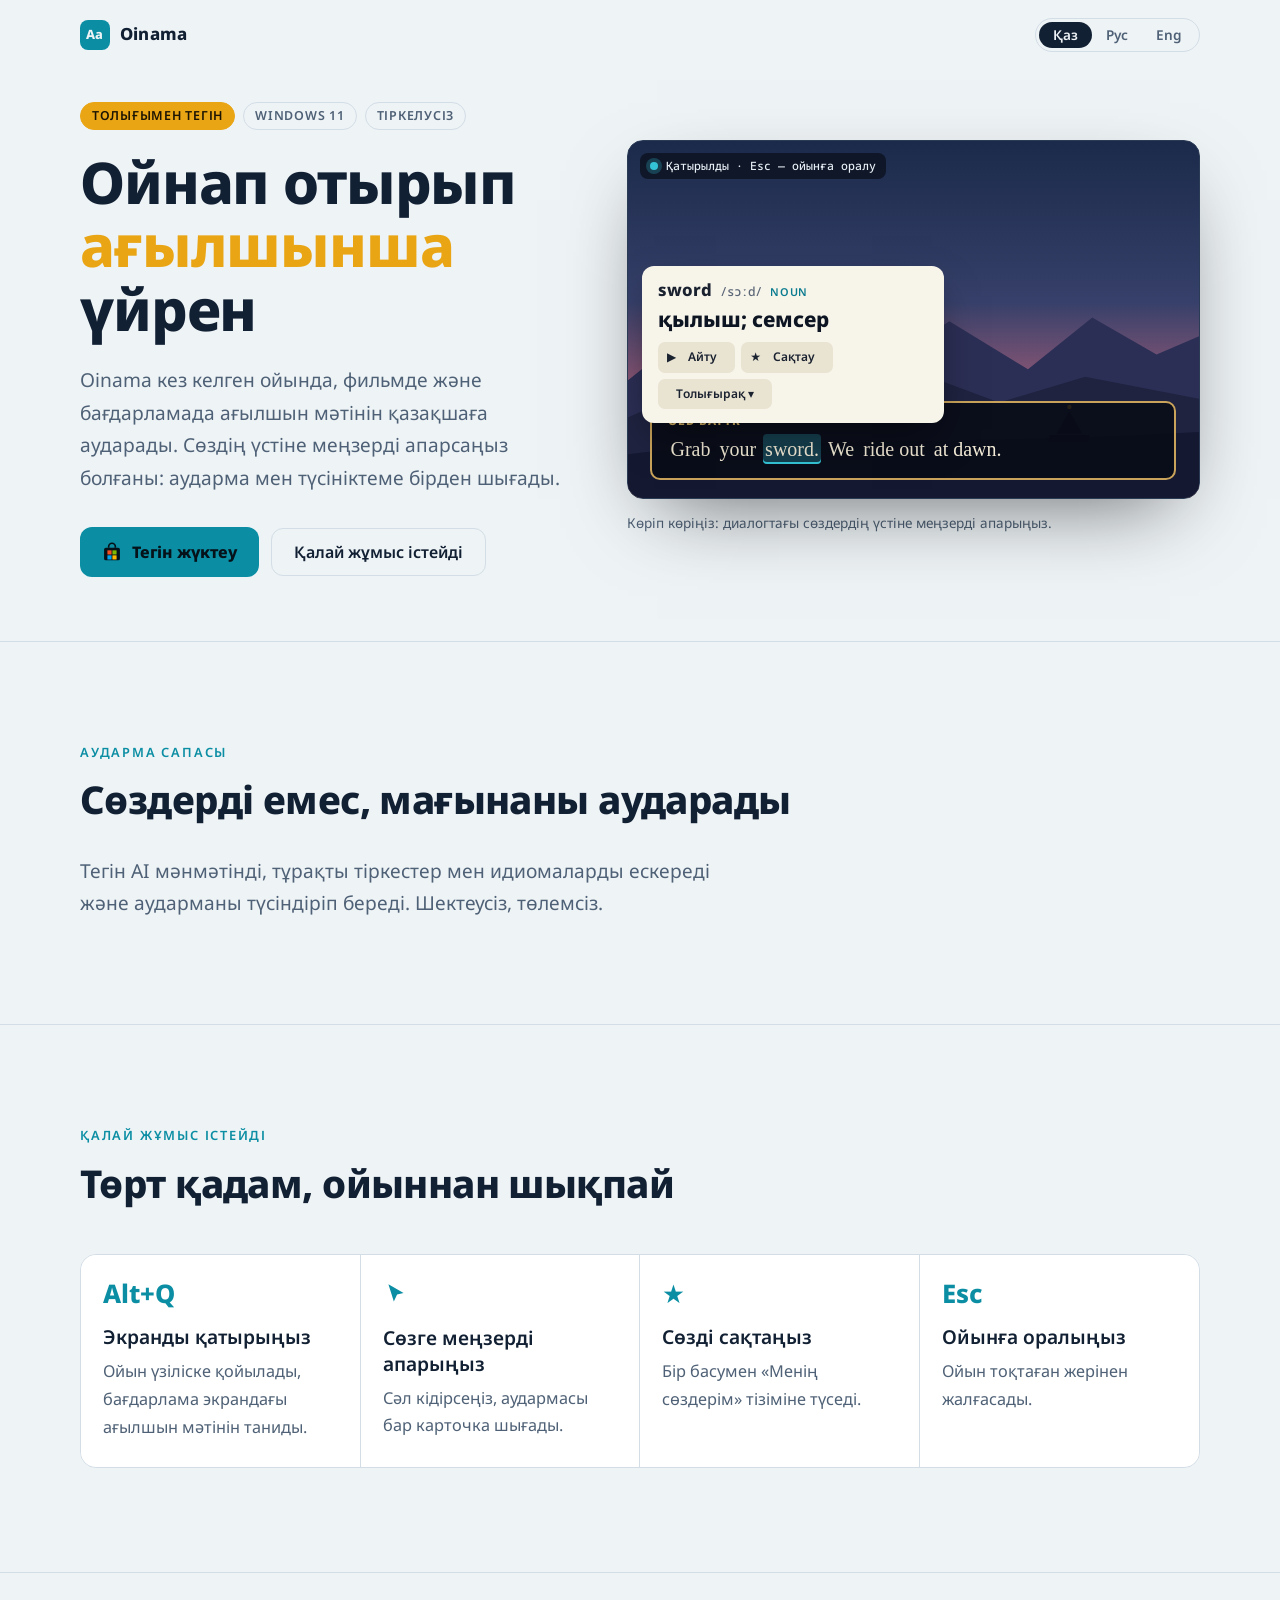
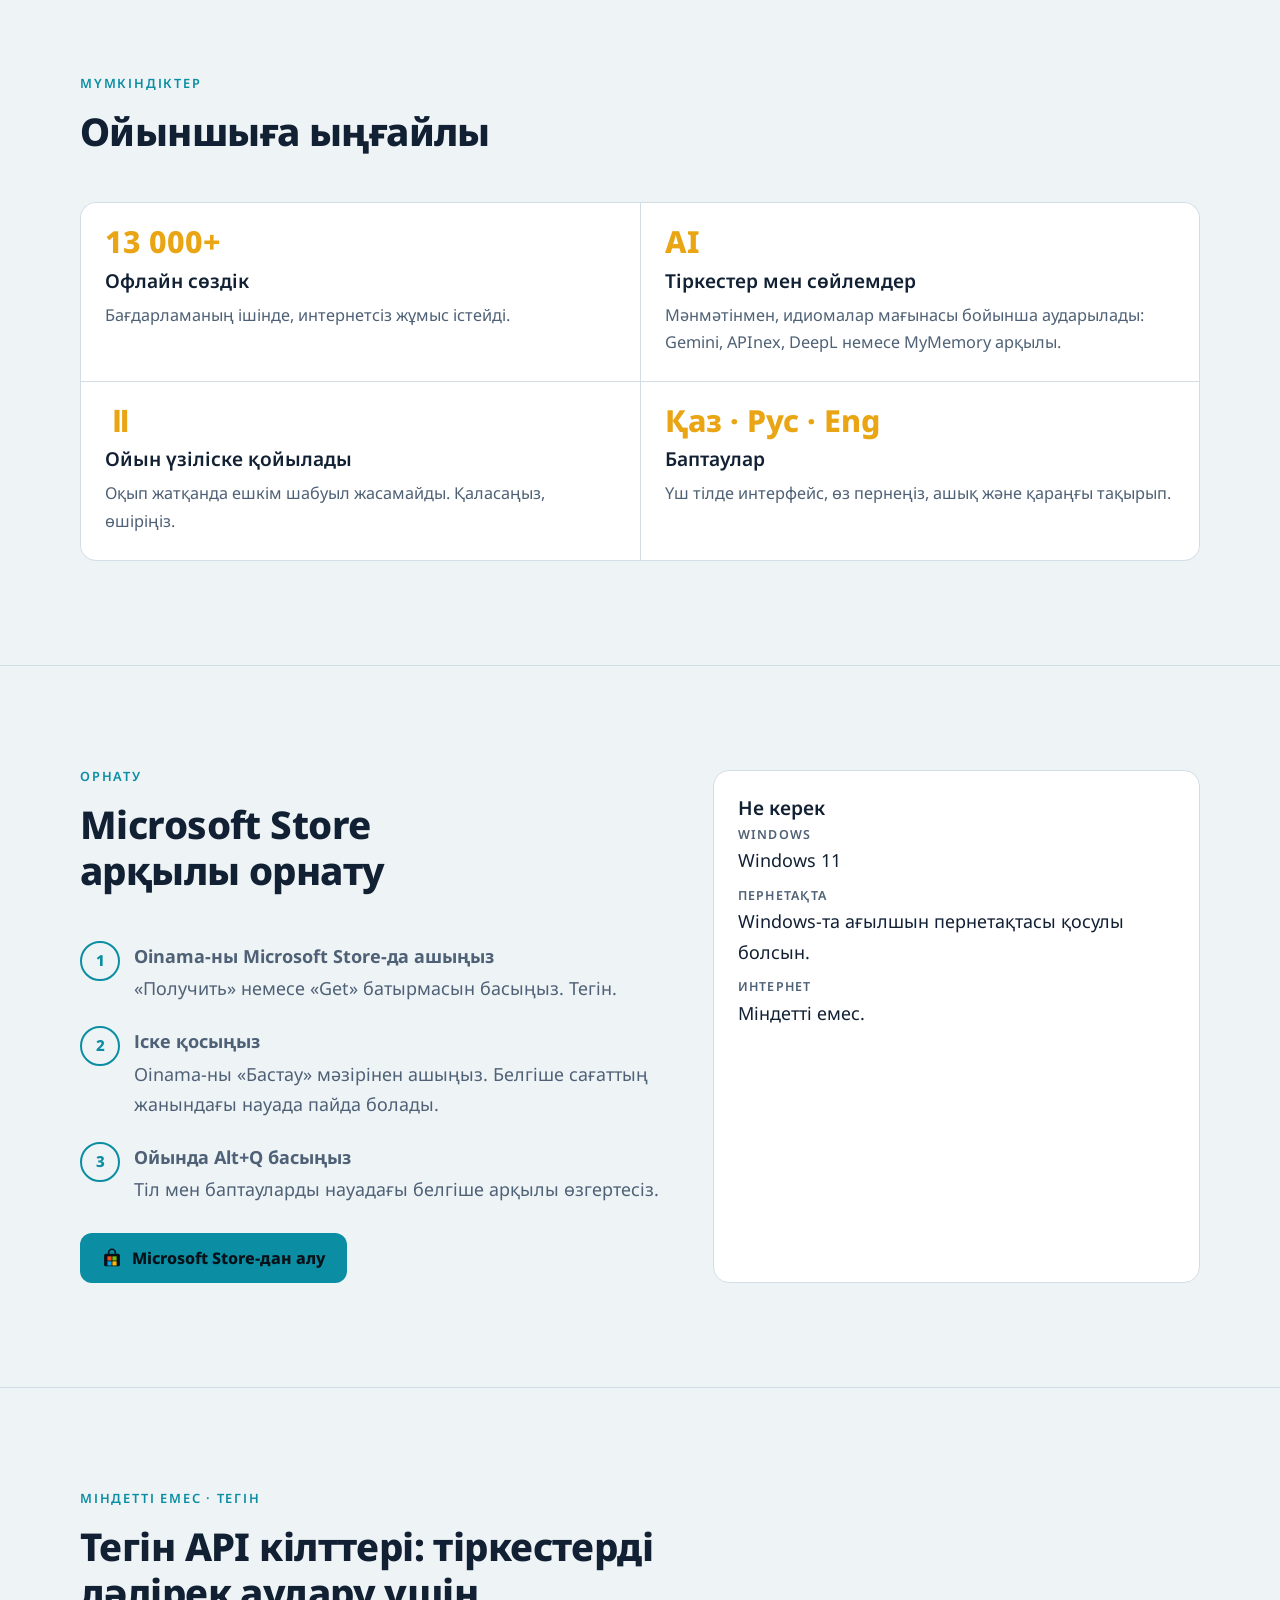
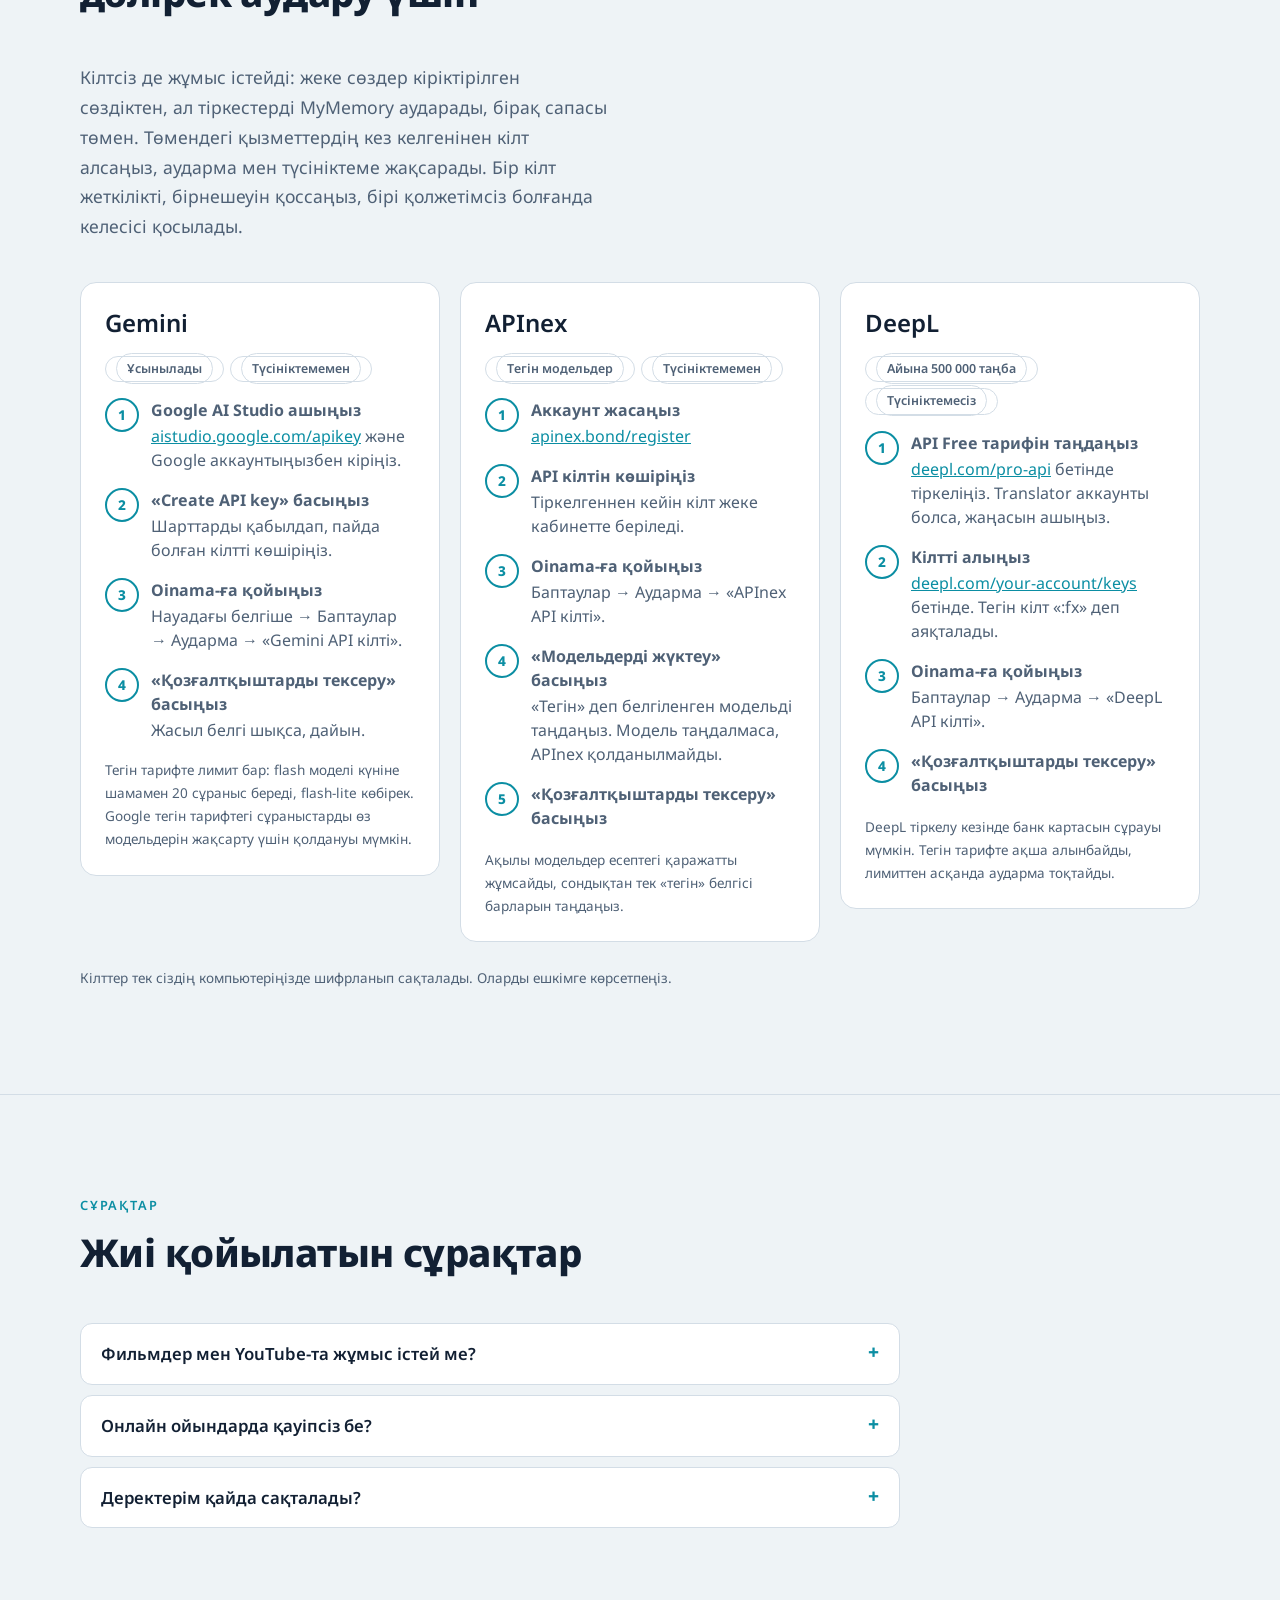
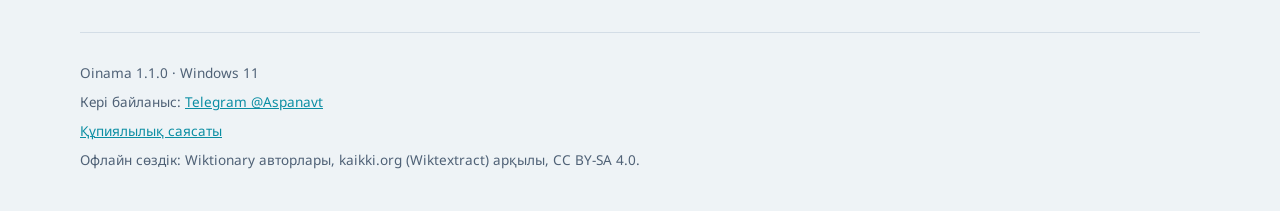
<file: index.html>
<!doctype html>
<html lang="kk">
<head>
<meta charset="utf-8">
<meta name="viewport" content="width=device-width, initial-scale=1, viewport-fit=cover">
<title>Oinama</title>
<meta name="description" content="Oinama: free screen translator. Hover over an English word in a game, film or app and get a Kazakh translation.">
<meta name="theme-color" content="#0d1522">
<meta name="referrer" content="no-referrer">
<link rel="preconnect" href="https://fonts.googleapis.com">
<link rel="preconnect" href="https://fonts.gstatic.com" crossorigin>
<link rel="stylesheet" href="https://fonts.googleapis.com/css2?family=Noto+Sans:wght@400;600;800&family=Noto+Sans+Mono:wght@500&display=swap">
<link rel="stylesheet" href="style.css">
</head>
<body>
<div class="wrap">
  <header class="bar">
    <div class="logo"><span class="logo-mark">Aa</span><span>Oinama</span></div>
    <div class="langs" role="group" aria-label="Тіл / Язык / Language">
      <button type="button" id="lang-kk" data-set="kk" aria-pressed="true">Қаз</button>
      <button type="button" id="lang-ru" data-set="ru" aria-pressed="false">Рус</button>
      <button type="button" id="lang-en" data-set="en" aria-pressed="false">Eng</button>
    </div>
  </header>

  <!-- HERO -->
  <section class="hero">
    <div>
      <div class="free">
        <span class="chip gold"><span lang="kk">Толығымен тегін</span><span lang="ru">Полностью бесплатно</span><span lang="en">Completely free</span></span>
        <span class="chip">Windows 11</span>
        <span class="chip"><span lang="kk">Тіркелусіз</span><span lang="ru">Без регистрации</span><span lang="en">No sign-up</span></span>
      </div>
      <h1>
        <span lang="kk">Ойнап отырып <em>ағылшынша</em> үйрен</span>
        <span lang="ru">Учи <em>английский</em>, пока играешь</span><span lang="en">Learn <em>English</em> while you play</span>
      </h1>
      <p class="lead">
        <span lang="kk">Oinama кез келген ойында, фильмде және бағдарламада ағылшын мәтінін қазақшаға аударады. Сөздің үстіне меңзерді апарсаңыз болғаны: аударма мен түсініктеме бірден шығады.</span>
        <span lang="ru">Oinama переводит английский текст с любого экрана на казахский: в играх, фильмах и программах. Наведите курсор на слово, и сразу появятся перевод и объяснение.</span><span lang="en">Oinama translates English text from any screen into Kazakh: in games, films and apps. Hover over a word and you instantly get the translation and an explanation.</span>
      </p>
      <div class="cta">
        <a class="btn primary" id="dl-top" href="https://apps.microsoft.com/detail/9PBTXFWKKH8R" target="_blank" rel="noopener noreferrer">
          <svg class="ms" width="20" height="20" viewBox="0 0 24 24" aria-hidden="true"><path d="M8 7V5.5a4 4 0 0 1 8 0V7" fill="none" stroke="currentColor" stroke-width="2"/><rect x="2.5" y="7" width="19" height="15" rx="2" fill="currentColor"/><rect x="6.5" y="10" width="5" height="5" fill="#f25022"/><rect x="12.5" y="10" width="5" height="5" fill="#7fba00"/><rect x="6.5" y="16" width="5" height="5" fill="#00a4ef"/><rect x="12.5" y="16" width="5" height="5" fill="#ffb900"/></svg>
          <span lang="kk">Тегін жүктеу</span><span lang="ru">Скачать бесплатно</span><span lang="en">Download for free</span>
        </a>
        <button type="button" class="btn ghost share" hidden>
          <svg width="18" height="18" viewBox="0 0 24 24" fill="none" stroke="currentColor" stroke-width="2.2" stroke-linecap="round" stroke-linejoin="round" aria-hidden="true"><path d="M12 15V3M7 8l5-5 5 5M5 13v6a2 2 0 0 0 2 2h10a2 2 0 0 0 2-2v-6"/></svg>
          <span lang="kk">Бөлісу</span><span lang="ru">Поделиться</span><span lang="en">Share</span>
        </button>
        <a class="btn ghost" href="#how"><span lang="kk">Қалай жұмыс істейді</span><span lang="ru">Как это работает</span><span lang="en">How it works</span></a>
      </div>
      <p class="small share-note" hidden><span lang="kk">Oinama Windows компьютеріне арналған. Сілтемені өзіңізге немесе досыңызға жіберіп, компьютерден ашыңыз.</span><span lang="ru">Oinama работает на компьютере с Windows. Отправьте ссылку себе или другу и откройте её на компьютере.</span><span lang="en">Oinama runs on Windows PCs. Send the link to yourself or a friend and open it on a computer.</span></p>
      <p class="small share-done" role="status" hidden><span lang="kk">Сілтеме көшірілді.</span><span lang="ru">Ссылка скопирована.</span><span lang="en">Link copied.</span></p>
    </div>

    <div>
      <div class="screen" id="screen">
        <svg class="land" viewBox="0 0 800 300" preserveAspectRatio="none" aria-hidden="true">
          <path d="M0 140 L90 70 L170 120 L260 40 L360 115 L450 60 L560 125 L650 55 L740 105 L800 80 L800 300 L0 300Z" fill="#2c2f55"/>
          <path d="M0 190 L120 140 L240 175 L380 120 L520 170 L640 135 L800 165 L800 300 L0 300Z" fill="#1f2340"/>
          <path d="M0 240 C200 215 420 230 800 210 L800 300 L0 300Z" fill="#141831"/>
          <g fill="#0f1226"><path d="M600 212 l18-30 18 30z"/><path d="M590 214h56v10h-56z"/><circle cx="618" cy="176" r="3" fill="#f3b733"/></g>
        </svg>
        <div class="frozen"><i></i><span lang="kk">Қатырылды · Esc — ойынға оралу</span><span lang="ru">Заморожено · Esc — в игру</span><span lang="en">Frozen · Esc to return to the game</span></div>
        <div class="dialog">
          <div class="speaker">Old Batyr</div>
          <div class="line" id="line">
            <button type="button" class="w" data-w="grab">Grab</button>
            <button type="button" class="w" data-w="your">your</button>
            <button type="button" class="w on" data-w="sword">sword.</button>
            <button type="button" class="w" data-w="we">We</button>
            <button type="button" class="w" data-w="rideout">ride out</button>
            <button type="button" class="w" data-w="dawn">at dawn.</button>
          </div>
        </div>
        <div class="pop" id="pop" role="status" aria-live="polite">
          <div class="en"><span id="p-en">sword</span><span class="ipa" id="p-ipa">/sɔːd/</span><span class="tag" id="p-tag">noun</span></div>
          <div class="kk" id="p-kk">қылыш; семсер</div>
          <div class="row">
            <span>▶ <span lang="kk">Айту</span><span lang="ru">Произнести</span><span lang="en">Speak</span></span>
            <span>★ <span lang="kk">Сақтау</span><span lang="ru">Сохранить</span><span lang="en">Save</span></span>
            <span><span lang="kk">Толығырақ ▾</span><span lang="ru">Подробнее ▾</span><span lang="en">More ▾</span></span>
          </div>
        </div>
      </div>
      <div class="hint small">
        <span lang="kk">Көріп көріңіз: диалогтағы сөздердің үстіне меңзерді апарыңыз.</span>
        <span lang="ru">Попробуйте: наведите курсор на слова в диалоге.</span><span lang="en">Try it: hover over the words in the dialogue.</span>
      </div>
    </div>
  </section>
</div>

<!-- WHY -->
<section class="block" id="why">
  <div class="wrap">
    <div class="eyebrow"><span lang="kk">Аударма сапасы</span><span lang="ru">Качество перевода</span><span lang="en">Translation quality</span></div>
    <h2><span lang="kk">Сөздерді емес, мағынаны аударады</span><span lang="ru">Переводит смысл, а не отдельные слова</span><span lang="en">Translates meaning, not just single words</span></h2>
    <p class="muted why-text"><span lang="kk">Тегін AI мәнмәтінді, тұрақты тіркестер мен идиомаларды ескереді және аударманы түсіндіріп береді. Шектеусіз, төлемсіз.</span><span lang="ru">Бесплатный AI учитывает контекст, устойчивые выражения и идиомы и объясняет перевод. Без лимитов и оплаты.</span><span lang="en">Free AI takes context, set phrases and idioms into account and explains the translation. No limits, no payment.</span></p>
  </div>
</section>

<!-- HOW -->
<section class="block" id="how">
  <div class="wrap">
    <div class="eyebrow"><span lang="kk">Қалай жұмыс істейді</span><span lang="ru">Как это работает</span><span lang="en">How it works</span></div>
    <h2><span lang="kk">Төрт қадам, ойыннан шықпай</span><span lang="ru">Четыре шага, не выходя из игры</span><span lang="en">Four steps without leaving the game</span></h2>
    <div class="steps">
      <div class="step"><div class="key">Alt+Q</div><h3><span lang="kk">Экранды қатырыңыз</span><span lang="ru">Заморозьте экран</span><span lang="en">Freeze the screen</span></h3><p><span lang="kk">Ойын үзіліске қойылады, бағдарлама экрандағы ағылшын мәтінін таниды.</span><span lang="ru">Игра встаёт на паузу, программа распознаёт английский текст на экране.</span><span lang="en">The game pauses and the program recognizes the English text on screen.</span></p></div>
      <div class="step"><div class="key"><svg width="26" height="26" viewBox="0 0 24 24" fill="currentColor" aria-hidden="true"><path d="M5 3l14 8-6 1.5L10 19z"/></svg></div><h3><span lang="kk">Сөзге меңзерді апарыңыз</span><span lang="ru">Наведите на слово</span><span lang="en">Hover over a word</span></h3><p><span lang="kk">Сәл кідірсеңіз, аудармасы бар карточка шығады.</span><span lang="ru">Задержите курсор, и появится карточка с переводом.</span><span lang="en">Hold the cursor for a moment and a card with the translation appears.</span></p></div>
      <div class="step"><div class="key">★</div><h3><span lang="kk">Сөзді сақтаңыз</span><span lang="ru">Сохраните слово</span><span lang="en">Save the word</span></h3><p><span lang="kk">Бір басумен «Менің сөздерім» тізіміне түседі.</span><span lang="ru">Одним нажатием оно попадёт в «Мои слова».</span><span lang="en">One click adds it to “My words”.</span></p></div>
      <div class="step"><div class="key">Esc</div><h3><span lang="kk">Ойынға оралыңыз</span><span lang="ru">Вернитесь в игру</span><span lang="en">Back to the game</span></h3><p><span lang="kk">Ойын тоқтаған жерінен жалғасады.</span><span lang="ru">Игра продолжится с того же места.</span><span lang="en">The game continues from where it stopped.</span></p></div>
    </div>
  </div>
</section>

<!-- FEATURES -->
<section class="block" id="features">
  <div class="wrap">
    <div class="eyebrow"><span lang="kk">Мүмкіндіктер</span><span lang="ru">Возможности</span><span lang="en">Features</span></div>
    <h2><span lang="kk">Ойыншыға ыңғайлы</span><span lang="ru">Удобно игроку</span><span lang="en">Built for players</span></h2>
    <div class="feat">
      <div><div class="num">13 000+</div><h3><span lang="kk">Офлайн сөздік</span><span lang="ru">Офлайн-словарь</span><span lang="en">Offline dictionary</span></h3><p><span lang="kk">Бағдарламаның ішінде, интернетсіз жұмыс істейді.</span><span lang="ru">Встроен в программу и работает без интернета.</span><span lang="en">Built into the program and works without internet.</span></p></div>
      <div><div class="num">AI</div><h3><span lang="kk">Тіркестер мен сөйлемдер</span><span lang="ru">Фразы и предложения</span><span lang="en">Phrases and sentences</span></h3><p><span lang="kk">Мәнмәтінмен, идиомалар мағынасы бойынша аударылады: Gemini, APInex, DeepL немесе MyMemory арқылы.</span><span lang="ru">Переводятся с учётом контекста, идиомы по смыслу: через Gemini, APInex, DeepL или MyMemory.</span><span lang="en">Translated in context, idioms by meaning: via Gemini, APInex, DeepL or MyMemory.</span></p></div>
      <div><div class="num">⏸</div><h3><span lang="kk">Ойын үзіліске қойылады</span><span lang="ru">Пауза в игре</span><span lang="en">Game pause</span></h3><p><span lang="kk">Оқып жатқанда ешкім шабуыл жасамайды. Қаласаңыз, өшіріңіз.</span><span lang="ru">Пока вы читаете, вас никто не атакует. При желании отключается.</span><span lang="en">While you read, nobody attacks you. Can be turned off.</span></p></div>
      <div><div class="num">Қаз · Рус · Eng</div><h3><span lang="kk">Баптаулар</span><span lang="ru">Настройки</span><span lang="en">Settings</span></h3><p><span lang="kk">Үш тілде интерфейс, өз пернеңіз, ашық және қараңғы тақырып.</span><span lang="ru">Интерфейс на трёх языках, своя горячая клавиша, светлая и тёмная тема.</span><span lang="en">Interface in three languages, your own hotkey, light and dark theme.</span></p></div>
    </div>
  </div>
</section>

<!-- INSTALL -->
<section class="block" id="install">
  <div class="wrap install">
    <div>
      <div class="eyebrow"><span lang="kk">Орнату</span><span lang="ru">Установка</span><span lang="en">Installation</span></div>
      <h2><span lang="kk">Microsoft Store арқылы орнату</span><span lang="ru">Установка из Microsoft Store</span><span lang="en">Install from Microsoft Store</span></h2>
      <ol class="ins">
        <li><div><b><span lang="kk">Oinama-ны Microsoft Store-да ашыңыз</span><span lang="ru">Откройте Oinama в Microsoft Store</span><span lang="en">Open Oinama in Microsoft Store</span></b><span lang="kk">«Получить» немесе «Get» батырмасын басыңыз. Тегін.</span><span lang="ru">Нажмите «Получить». Это бесплатно.</span><span lang="en">Click “Get”. It’s free.</span></div></li>
        <li><div><b><span lang="kk">Іске қосыңыз</span><span lang="ru">Запустите</span><span lang="en">Run it</span></b><span lang="kk">Oinama-ны «Бастау» мәзірінен ашыңыз. Белгіше сағаттың жанындағы науада пайда болады.</span><span lang="ru">Откройте Oinama из меню «Пуск». Значок появится в трее возле часов.</span><span lang="en">Open Oinama from the Start menu. The icon appears in the tray next to the clock.</span></div></li>
        <li><div><b><span lang="kk">Ойында Alt+Q басыңыз</span><span lang="ru">Нажмите Alt+Q в игре</span><span lang="en">Press Alt+Q in the game</span></b><span lang="kk">Тіл мен баптауларды науадағы белгіше арқылы өзгертесіз.</span><span lang="ru">Язык и настройки меняются через значок в трее.</span><span lang="en">Language and settings are changed from the tray icon.</span></div></li>
      </ol>
      <div class="cta">
        <a class="btn primary" id="dl-bottom" href="https://apps.microsoft.com/detail/9PBTXFWKKH8R" target="_blank" rel="noopener noreferrer"><svg class="ms" width="20" height="20" viewBox="0 0 24 24" aria-hidden="true"><path d="M8 7V5.5a4 4 0 0 1 8 0V7" fill="none" stroke="currentColor" stroke-width="2"/><rect x="2.5" y="7" width="19" height="15" rx="2" fill="currentColor"/><rect x="6.5" y="10" width="5" height="5" fill="#f25022"/><rect x="12.5" y="10" width="5" height="5" fill="#7fba00"/><rect x="6.5" y="16" width="5" height="5" fill="#00a4ef"/><rect x="12.5" y="16" width="5" height="5" fill="#ffb900"/></svg><span lang="kk">Microsoft Store-дан алу</span><span lang="ru">Получить в Microsoft Store</span><span lang="en">Get it from Microsoft Store</span></a>
        <button type="button" class="btn ghost share" hidden>
          <svg width="18" height="18" viewBox="0 0 24 24" fill="none" stroke="currentColor" stroke-width="2.2" stroke-linecap="round" stroke-linejoin="round" aria-hidden="true"><path d="M12 15V3M7 8l5-5 5 5M5 13v6a2 2 0 0 0 2 2h10a2 2 0 0 0 2-2v-6"/></svg>
          <span lang="kk">Бөлісу</span><span lang="ru">Поделиться</span><span lang="en">Share</span>
        </button>
      </div>
    </div>
    <div class="box req">
      <h3><span lang="kk">Не керек</span><span lang="ru">Что нужно</span><span lang="en">Requirements</span></h3>
      <dl>
        <div><dt>Windows</dt><dd>Windows 11</dd></div>
        <div><dt><span lang="kk">Пернетақта</span><span lang="ru">Клавиатура</span><span lang="en">Keyboard</span></dt><dd><span lang="kk">Windows-та ағылшын пернетақтасы қосулы болсын.</span><span lang="ru">В Windows должна быть английская раскладка.</span><span lang="en">Windows needs an English keyboard layout.</span></dd></div>
        <div><dt><span lang="kk">Интернет</span><span lang="ru">Интернет</span><span lang="en">Internet</span></dt><dd><span lang="kk">Міндетті емес.</span><span lang="ru">Не обязателен.</span><span lang="en">Not required.</span></dd></div>
      </dl>
    </div>
  </div>
</section>

<!-- KEYS -->
<section class="block" id="keys">
  <div class="wrap">
    <div class="eyebrow"><span lang="kk">Міндетті емес · тегін</span><span lang="ru">Необязательно · бесплатно</span><span lang="en">Optional · free</span></div>
    <h2><span lang="kk">Тегін API кілттері: тіркестерді дәлірек аудару үшін</span><span lang="ru">Бесплатные API-ключи: для более точного перевода фраз</span><span lang="en">Free API keys: for more accurate phrase translation</span></h2>
    <p class="muted gem-text"><span lang="kk">Кілтсіз де жұмыс істейді: жеке сөздер кіріктірілген сөздіктен, ал тіркестерді MyMemory аударады, бірақ сапасы төмен. Төмендегі қызметтердің кез келгенінен кілт алсаңыз, аударма мен түсініктеме жақсарады. Бір кілт жеткілікті, бірнешеуін қоссаңыз, бірі қолжетімсіз болғанда келесісі қосылады.</span><span lang="ru">Программа работает и без ключей: отдельные слова берутся из встроенного словаря, а фразы переводит MyMemory, но заметно хуже. Ключ любого из сервисов ниже улучшает перевод и объяснения. Достаточно одного. Если добавить несколько, при сбое одного подключится следующий.</span><span lang="en">The program works without keys: single words come from the built-in dictionary and phrases go to MyMemory, which translates noticeably worse. A key from any service below improves translation and explanations. One is enough; if you add several, the next one takes over when one fails.</span></p>
    <div class="keys">
      <article class="box keycard">
        <h3>Gemini</h3>
        <p class="tags"><span><span lang="kk">Ұсынылады</span><span lang="ru">Рекомендуем</span><span lang="en">Recommended</span></span><span><span lang="kk">Түсініктемемен</span><span lang="ru">С объяснениями</span><span lang="en">With explanations</span></span></p>
        <ol class="ins">
          <li><div><b><span lang="kk">Google AI Studio ашыңыз</span><span lang="ru">Откройте Google AI Studio</span><span lang="en">Open Google AI Studio</span></b><a href="https://aistudio.google.com/apikey" target="_blank" rel="noopener noreferrer">aistudio.google.com/apikey</a> <span lang="kk">және Google аккаунтыңызбен кіріңіз.</span><span lang="ru">и войдите в аккаунт Google.</span><span lang="en">and sign in with your Google account.</span></div></li>
          <li><div><b><span lang="kk">«Create API key» басыңыз</span><span lang="ru">Нажмите «Create API key»</span><span lang="en">Click “Create API key”</span></b><span lang="kk">Шарттарды қабылдап, пайда болған кілтті көшіріңіз.</span><span lang="ru">Примите условия и скопируйте появившийся ключ.</span><span lang="en">Accept the terms and copy the key that appears.</span></div></li>
          <li><div><b><span lang="kk">Oinama-ға қойыңыз</span><span lang="ru">Вставьте в Oinama</span><span lang="en">Paste it into Oinama</span></b><span lang="kk">Науадағы белгіше → Баптаулар → Аударма → «Gemini API кілті».</span><span lang="ru">Значок в трее → Настройки → Перевод → «Ключ Gemini API».</span><span lang="en">Tray icon → Settings → Translation → “Gemini API key”.</span></div></li>
          <li><div><b><span lang="kk">«Қозғалтқыштарды тексеру» басыңыз</span><span lang="ru">Нажмите «Проверить движки»</span><span lang="en">Click “Check engines”</span></b><span lang="kk">Жасыл белгі шықса, дайын.</span><span lang="ru">Если появится зелёная отметка, всё готово.</span><span lang="en">A green mark means it works.</span></div></li>
        </ol>
        <p class="small"><span lang="kk">Тегін тарифте лимит бар: flash моделі күніне шамамен 20 сұраныс береді, flash-lite көбірек. Google тегін тарифтегі сұраныстарды өз модельдерін жақсарту үшін қолдануы мүмкін.</span><span lang="ru">У бесплатного тарифа есть лимит: модель flash даёт около 20 запросов в день, flash-lite больше. Google может использовать запросы бесплатного тарифа для улучшения своих моделей.</span><span lang="en">The free tier has a limit: flash allows about 20 requests a day, flash-lite more. Google may use free-tier requests to improve its models.</span></p>
      </article>

      <article class="box keycard">
        <h3>APInex</h3>
        <p class="tags"><span><span lang="kk">Тегін модельдер</span><span lang="ru">Бесплатные модели</span><span lang="en">Free models</span></span><span><span lang="kk">Түсініктемемен</span><span lang="ru">С объяснениями</span><span lang="en">With explanations</span></span></p>
        <ol class="ins">
          <li><div><b><span lang="kk">Аккаунт жасаңыз</span><span lang="ru">Создайте аккаунт</span><span lang="en">Create an account</span></b><a href="https://apinex.bond/register" target="_blank" rel="noopener noreferrer">apinex.bond/register</a></div></li>
          <li><div><b><span lang="kk">API кілтін көшіріңіз</span><span lang="ru">Скопируйте API-ключ</span><span lang="en">Copy your API key</span></b><span lang="kk">Тіркелгеннен кейін кілт жеке кабинетте беріледі.</span><span lang="ru">После регистрации ключ выдаётся в личном кабинете.</span><span lang="en">After sign-up the key is in your account.</span></div></li>
          <li><div><b><span lang="kk">Oinama-ға қойыңыз</span><span lang="ru">Вставьте в Oinama</span><span lang="en">Paste it into Oinama</span></b><span lang="kk">Баптаулар → Аударма → «APInex API кілті».</span><span lang="ru">Настройки → Перевод → «Ключ APInex API».</span><span lang="en">Settings → Translation → “APInex API key”.</span></div></li>
          <li><div><b><span lang="kk">«Модельдерді жүктеу» басыңыз</span><span lang="ru">Нажмите «Загрузить модели»</span><span lang="en">Click “Load models”</span></b><span lang="kk">«Тегін» деп белгіленген модельді таңдаңыз. Модель таңдалмаса, APInex қолданылмайды.</span><span lang="ru">Выберите модель с пометкой «бесплатно». Пока модель не выбрана, APInex не используется.</span><span lang="en">Pick a model marked “free”. Until a model is chosen, APInex is not used.</span></div></li>
          <li><div><b><span lang="kk">«Қозғалтқыштарды тексеру» басыңыз</span><span lang="ru">Нажмите «Проверить движки»</span><span lang="en">Click “Check engines”</span></b></div></li>
        </ol>
        <p class="small"><span lang="kk">Ақылы модельдер есептегі қаражатты жұмсайды, сондықтан тек «тегін» белгісі барларын таңдаңыз.</span><span lang="ru">Платные модели списывают деньги с баланса, поэтому выбирайте только те, что помечены «бесплатно».</span><span lang="en">Paid models use up your balance, so choose only those marked “free”.</span></p>
      </article>

      <article class="box keycard">
        <h3>DeepL</h3>
        <p class="tags"><span><span lang="kk">Айына 500 000 таңба</span><span lang="ru">500 000 символов в месяц</span><span lang="en">500,000 characters a month</span></span><span><span lang="kk">Түсініктемесіз</span><span lang="ru">Без объяснений</span><span lang="en">No explanations</span></span></p>
        <ol class="ins">
          <li><div><b><span lang="kk">API Free тарифін таңдаңыз</span><span lang="ru">Выберите тариф API Free</span><span lang="en">Choose the API Free plan</span></b><a href="https://www.deepl.com/pro-api" target="_blank" rel="noopener noreferrer">deepl.com/pro-api</a> <span lang="kk">бетінде тіркеліңіз. Translator аккаунты болса, жаңасын ашыңыз.</span><span lang="ru">и зарегистрируйтесь. Если у вас уже есть аккаунт Translator, создайте новый.</span><span lang="en">and sign up. If you already have a Translator account, create a new one.</span></div></li>
          <li><div><b><span lang="kk">Кілтті алыңыз</span><span lang="ru">Возьмите ключ</span><span lang="en">Get the key</span></b><a href="https://www.deepl.com/your-account/keys" target="_blank" rel="noopener noreferrer">deepl.com/your-account/keys</a> <span lang="kk">бетінде. Тегін кілт «:fx» деп аяқталады.</span><span lang="ru">Бесплатные ключи оканчиваются на «:fx».</span><span lang="en">Free keys end in “:fx”.</span></div></li>
          <li><div><b><span lang="kk">Oinama-ға қойыңыз</span><span lang="ru">Вставьте в Oinama</span><span lang="en">Paste it into Oinama</span></b><span lang="kk">Баптаулар → Аударма → «DeepL API кілті».</span><span lang="ru">Настройки → Перевод → «Ключ DeepL API».</span><span lang="en">Settings → Translation → “DeepL API key”.</span></div></li>
          <li><div><b><span lang="kk">«Қозғалтқыштарды тексеру» басыңыз</span><span lang="ru">Нажмите «Проверить движки»</span><span lang="en">Click “Check engines”</span></b></div></li>
        </ol>
        <p class="small"><span lang="kk">DeepL тіркелу кезінде банк картасын сұрауы мүмкін. Тегін тарифте ақша алынбайды, лимиттен асқанда аударма тоқтайды.</span><span lang="ru">При регистрации DeepL может попросить банковскую карту. На бесплатном тарифе деньги не списываются: при превышении лимита перевод просто останавливается.</span><span lang="en">DeepL may ask for a bank card at sign-up. The free plan does not charge you: when the limit is reached, translation simply stops.</span></p>
      </article>
    </div>
    <p class="small keys-note"><span lang="kk">Кілттер тек сіздің компьютеріңізде шифрланып сақталады. Оларды ешкімге көрсетпеңіз.</span><span lang="ru">Ключи хранятся только на вашем компьютере в зашифрованном виде. Не показывайте их другим.</span><span lang="en">Keys are stored encrypted on your computer only. Never share them.</span></p>
  </div>
</section>

<!-- FAQ -->
<section class="block" id="faq">
  <div class="wrap">
    <div class="eyebrow"><span lang="kk">Сұрақтар</span><span lang="ru">Вопросы</span><span lang="en">Questions</span></div>
    <h2><span lang="kk">Жиі қойылатын сұрақтар</span><span lang="ru">Частые вопросы</span><span lang="en">Frequently asked questions</span></h2>
    <div class="faq">
      <details>
        <summary><span lang="kk">Фильмдер мен YouTube-та жұмыс істей ме?</span><span lang="ru">Работает ли в фильмах и на YouTube?</span><span lang="en">Does it work in films and on YouTube?</span></summary>
        <p><span lang="kk">Иә. Субтитр көрінген сәтте <kbd>Alt</kbd>+<kbd>Q</kbd> басыңыз, ойындағыдай.</span><span lang="ru">Да. Нажмите <kbd>Alt</kbd>+<kbd>Q</kbd>, пока виден субтитр, как в игре.</span><span lang="en">Yes. Press <kbd>Alt</kbd>+<kbd>Q</kbd> while a subtitle is on screen, just like in a game.</span></p>
      </details>
      <details>
        <summary><span lang="kk">Онлайн ойындарда қауіпсіз бе?</span><span lang="ru">Безопасно ли в онлайн-играх?</span><span lang="en">Is it safe in online games?</span></summary>
        <p><span lang="kk">Кейбір онлайн ойындардың античит жүйелері бағдарламаны араласу деп санап, аккаунтты бұғаттауы мүмкін. Oinama-ны жеке ойындарда қолданыңыз, ал онлайн ойындарда өз тәуекеліңізбен.</span><span lang="ru">Античит некоторых онлайн-игр может принять программу за вмешательство и заблокировать аккаунт. Используйте Oinama в одиночных играх, а в онлайн-играх на свой риск.</span><span lang="en">The anti-cheat in some online games may treat the program as interference and ban your account. Use Oinama in single-player games, and in online games at your own risk.</span></p>
      </details>
      <details>
        <summary><span lang="kk">Деректерім қайда сақталады?</span><span lang="ru">Где хранятся мои данные?</span><span lang="en">Where is my data stored?</span></summary>
        <p><span lang="kk">Сақталған сөздер мен баптаулар бағдарламада, тек сіздің компьютеріңізде сақталады.</span><span lang="ru">Сохранённые слова и настройки хранятся в программе, локально на вашем компьютере.</span><span lang="en">Saved words and settings are stored in the program, locally on your computer.</span></p>
      </details>
    </div>
  </div>
</section>

<div class="wrap">
  <footer>
    <span>Oinama 1.1.0 · Windows 11</span>
    <span><span lang="kk">Кері байланыс:</span><span lang="ru">Обратная связь:</span><span lang="en">Feedback:</span> <a href="https://t.me/Aspanavt" target="_blank" rel="noopener noreferrer">Telegram @Aspanavt</a></span>
    <span><a href="privacy.html"><span lang="kk">Құпиялылық саясаты</span><span lang="ru">Политика конфиденциальности</span><span lang="en">Privacy policy</span></a></span>
    <span lang="kk">Офлайн сөздік: Wiktionary авторлары, kaikki.org (Wiktextract) арқылы, CC BY-SA 4.0.</span>
    <span lang="ru">Офлайн-словарь: авторы Викисловаря через kaikki.org (Wiktextract), CC BY-SA 4.0.</span><span lang="en">Offline dictionary: Wiktionary contributors via kaikki.org (Wiktextract), CC BY-SA 4.0.</span>
  </footer>
</div>
<script src="app.js"></script>
</body>
</html>
</file>
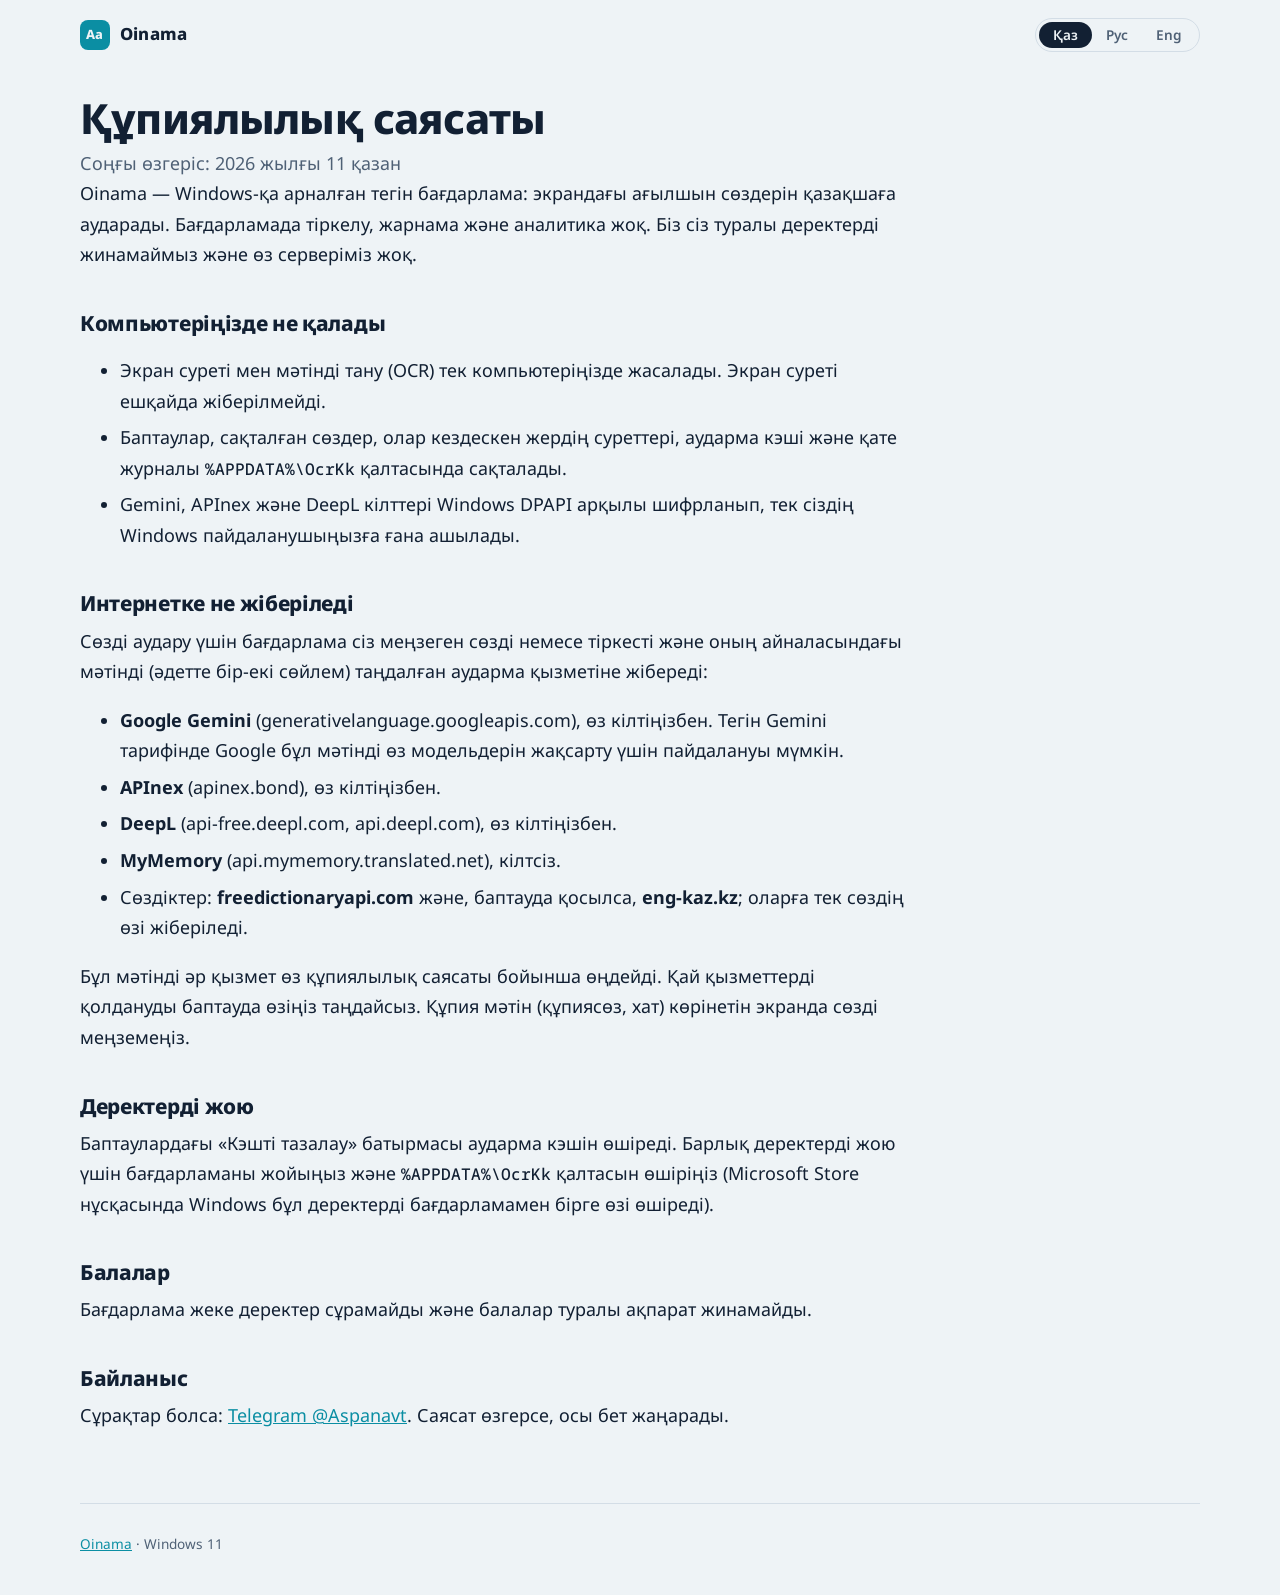
<file: privacy.html>
<!doctype html>
<html lang="kk">
<head>
<meta charset="utf-8">
<meta name="viewport" content="width=device-width, initial-scale=1, viewport-fit=cover">
<title>Oinama: privacy policy</title>
<meta name="description" content="Oinama privacy policy: what the app sends to translation services and what stays on your computer.">
<meta name="theme-color" content="#0d1522">
<meta name="referrer" content="no-referrer">
<link rel="preconnect" href="https://fonts.googleapis.com">
<link rel="preconnect" href="https://fonts.gstatic.com" crossorigin>
<link rel="stylesheet" href="https://fonts.googleapis.com/css2?family=Noto+Sans:wght@400;600;800&family=Noto+Sans+Mono:wght@500&display=swap">
<link rel="stylesheet" href="style.css">
</head>
<body>
<div class="wrap">
  <header class="bar">
    <a class="logo" href="index.html"><span class="logo-mark">Aa</span><span>Oinama</span></a>
    <div class="langs" role="group" aria-label="Тіл / Язык / Language">
      <button type="button" id="lang-kk" data-set="kk" aria-pressed="true">Қаз</button>
      <button type="button" id="lang-ru" data-set="ru" aria-pressed="false">Рус</button>
      <button type="button" id="lang-en" data-set="en" aria-pressed="false">Eng</button>
    </div>
  </header>

  <main class="policy">
    <!-- Kazakh -->
    <article lang="kk">
      <h1>Құпиялылық саясаты</h1>
      <p class="muted">Соңғы өзгеріс: 2026 жылғы 11 қазан</p>
      <p>Oinama — Windows-қа арналған тегін бағдарлама: экрандағы ағылшын сөздерін қазақшаға аударады. Бағдарламада тіркелу, жарнама және аналитика жоқ. Біз сіз туралы деректерді жинамаймыз және өз серверіміз жоқ.</p>
      <h2>Компьютеріңізде не қалады</h2>
      <ul>
        <li>Экран суреті мен мәтінді тану (OCR) тек компьютеріңізде жасалады. Экран суреті ешқайда жіберілмейді.</li>
        <li>Баптаулар, сақталған сөздер, олар кездескен жердің суреттері, аударма кэші және қате журналы <code>%APPDATA%\OcrKk</code> қалтасында сақталады.</li>
        <li>Gemini, APInex және DeepL кілттері Windows DPAPI арқылы шифрланып, тек сіздің Windows пайдаланушыңызға ғана ашылады.</li>
      </ul>
      <h2>Интернетке не жіберіледі</h2>
      <p>Сөзді аудару үшін бағдарлама сіз меңзеген сөзді немесе тіркесті және оның айналасындағы мәтінді (әдетте бір-екі сөйлем) таңдалған аударма қызметіне жібереді:</p>
      <ul>
        <li><b>Google Gemini</b> (generativelanguage.googleapis.com), өз кілтіңізбен. Тегін Gemini тарифінде Google бұл мәтінді өз модельдерін жақсарту үшін пайдалануы мүмкін.</li>
        <li><b>APInex</b> (apinex.bond), өз кілтіңізбен.</li>
        <li><b>DeepL</b> (api-free.deepl.com, api.deepl.com), өз кілтіңізбен.</li>
        <li><b>MyMemory</b> (api.mymemory.translated.net), кілтсіз.</li>
        <li>Сөздіктер: <b>freedictionaryapi.com</b> және, баптауда қосылса, <b>eng-kaz.kz</b>; оларға тек сөздің өзі жіберіледі.</li>
      </ul>
      <p>Бұл мәтінді әр қызмет өз құпиялылық саясаты бойынша өңдейді. Қай қызметтерді қолдануды баптауда өзіңіз таңдайсыз. Құпия мәтін (құпиясөз, хат) көрінетін экранда сөзді меңземеңіз.</p>
      <h2>Деректерді жою</h2>
      <p>Баптаулардағы «Кэшті тазалау» батырмасы аударма кэшін өшіреді. Барлық деректерді жою үшін бағдарламаны жойыңыз және <code>%APPDATA%\OcrKk</code> қалтасын өшіріңіз (Microsoft Store нұсқасында Windows бұл деректерді бағдарламамен бірге өзі өшіреді).</p>
      <h2>Балалар</h2>
      <p>Бағдарлама жеке деректер сұрамайды және балалар туралы ақпарат жинамайды.</p>
      <h2>Байланыс</h2>
      <p>Сұрақтар болса: <a href="https://t.me/Aspanavt" target="_blank" rel="noopener noreferrer">Telegram @Aspanavt</a>. Саясат өзгерсе, осы бет жаңарады.</p>
    </article>

    <!-- Russian -->
    <article lang="ru">
      <h1>Политика конфиденциальности</h1>
      <p class="muted">Последнее изменение: 11 октября 2026 года</p>
      <p>Oinama — бесплатная программа для Windows, которая переводит английские слова на экране на казахский. В программе нет регистрации, рекламы и аналитики. Мы не собираем данные о вас и не держим своих серверов.</p>
      <h2>Что остаётся на вашем компьютере</h2>
      <ul>
        <li>Снимок экрана и распознавание текста (OCR) делаются только на компьютере. Снимок экрана никуда не отправляется.</li>
        <li>Настройки, сохранённые слова, картинки мест, где они встретились, кэш переводов и журнал ошибок хранятся в папке <code>%APPDATA%\OcrKk</code>.</li>
        <li>Ключи Gemini, APInex и DeepL зашифрованы с помощью Windows DPAPI и открываются только для вашей учётной записи Windows.</li>
      </ul>
      <h2>Что отправляется в интернет</h2>
      <p>Чтобы перевести слово, программа отправляет выбранному сервису перевода слово или фразу под курсором и текст вокруг неё (обычно одно-два предложения):</p>
      <ul>
        <li><b>Google Gemini</b> (generativelanguage.googleapis.com), с вашим ключом. На бесплатном тарифе Gemini Google может использовать этот текст для улучшения своих моделей.</li>
        <li><b>APInex</b> (apinex.bond), с вашим ключом.</li>
        <li><b>DeepL</b> (api-free.deepl.com, api.deepl.com), с вашим ключом.</li>
        <li><b>MyMemory</b> (api.mymemory.translated.net), без ключа.</li>
        <li>Словари: <b>freedictionaryapi.com</b> и, если включено в настройках, <b>eng-kaz.kz</b>; туда уходит только само слово.</li>
      </ul>
      <p>Каждый сервис обрабатывает этот текст по своей политике конфиденциальности. Какие сервисы использовать, вы выбираете в настройках. Не наводите на слова, когда на экране видны секретные данные (пароли, личная переписка).</p>
      <h2>Удаление данных</h2>
      <p>Кнопка «Очистить кэш» в настройках удаляет кэш переводов. Чтобы удалить всё, удалите программу и папку <code>%APPDATA%\OcrKk</code> (в версии из Microsoft Store Windows удаляет эти данные вместе с программой).</p>
      <h2>Дети</h2>
      <p>Программа не запрашивает личных данных и не собирает сведений о детях.</p>
      <h2>Связь</h2>
      <p>Вопросы: <a href="https://t.me/Aspanavt" target="_blank" rel="noopener noreferrer">Telegram @Aspanavt</a>. Если политика изменится, эта страница будет обновлена.</p>
    </article>

    <!-- English -->
    <article lang="en">
      <h1>Privacy policy</h1>
      <p class="muted">Last updated: October 11, 2026</p>
      <p>Oinama is a free Windows app that translates English words on your screen into Kazakh. It has no sign-up, no ads and no analytics. We do not collect data about you and run no servers of our own.</p>
      <h2>What stays on your computer</h2>
      <ul>
        <li>The screenshot and the text recognition (OCR) happen on your computer only. Screenshots are never sent anywhere.</li>
        <li>Settings, saved words, pictures of where you met them, the translation cache and the error log are kept in <code>%APPDATA%\OcrKk</code>.</li>
        <li>Your Gemini, APInex and DeepL keys are encrypted with Windows DPAPI and can only be read by your Windows account.</li>
      </ul>
      <h2>What is sent over the internet</h2>
      <p>To translate a word, the app sends the word or phrase under the pointer and the text around it (usually one or two sentences) to the translation service you use:</p>
      <ul>
        <li><b>Google Gemini</b> (generativelanguage.googleapis.com), with your own key. On the free Gemini tier, Google may use this text to improve its models.</li>
        <li><b>APInex</b> (apinex.bond), with your own key.</li>
        <li><b>DeepL</b> (api-free.deepl.com, api.deepl.com), with your own key.</li>
        <li><b>MyMemory</b> (api.mymemory.translated.net), no key.</li>
        <li>Dictionaries: <b>freedictionaryapi.com</b> and, if turned on in Settings, <b>eng-kaz.kz</b>; they receive only the word itself.</li>
      </ul>
      <p>Each service handles that text under its own privacy policy. You choose which services to use in Settings. Do not hover over words while secrets (passwords, private messages) are on screen.</p>
      <h2>Deleting your data</h2>
      <p>"Clear cache" in Settings deletes the translation cache. To delete everything, uninstall the app and delete <code>%APPDATA%\OcrKk</code> (for the Microsoft Store version, Windows removes this data together with the app).</p>
      <h2>Children</h2>
      <p>The app asks for no personal information and collects no information about children.</p>
      <h2>Contact</h2>
      <p>Questions: <a href="https://t.me/Aspanavt" target="_blank" rel="noopener noreferrer">Telegram @Aspanavt</a>. If this policy changes, this page will be updated.</p>
    </article>
  </main>

  <footer>
    <span><a href="index.html">Oinama</a> · Windows 11</span>
  </footer>
</div>
<script src="app.js"></script>
</body>
</html>
</file>
<file: style.css>
html { color-scheme: dark; scroll-behavior: smooth; }
body { margin: 0; }
img, svg { max-width: 100%; }
[hidden] { display: none !important; }
/* Layout: a night-steppe game screen as the hero (a live demo of the popup card), then plain explainer sections on a single column. */
:root {
  --bg: #0d1522;          /* night over the steppe */
  --bg-2: #142033;
  --line: #24344d;
  --fg: #e8eef5;
  --muted: #95a6bb;
  --sky: #34c3d6;         /* flag turquoise */
  --sun: #f3b733;         /* the word you hover */
  --sun-ink: #1d1503;
  --card: #f7f4ea;        /* the popup card, same in both themes */
  --card-ink: #1a2230;
  --card-muted: #5b6676;
  --f-display: "Noto Sans", "Segoe UI", Roboto, Arial, system-ui, sans-serif;
  --f-body: "Noto Sans", "Segoe UI", Roboto, Arial, system-ui, sans-serif;
  --f-mono: "Noto Sans Mono", Consolas, ui-monospace, monospace;
  color-scheme: dark;
}
@media (prefers-color-scheme: light) {
  :root:not([data-theme="dark"]) {
    --bg: #eef3f6; --bg-2: #ffffff; --line: #d3dde6; --fg: #122033; --muted: #4f6176;
    --sky: #0b8ea3; --sun: #e9a514; --sun-ink: #1d1503;
    color-scheme: light;
  }
}
:root[data-theme="light"] {
  --bg: #eef3f6; --bg-2: #ffffff; --line: #d3dde6; --fg: #122033; --muted: #4f6176;
  --sky: #0b8ea3; --sun: #e9a514; --sun-ink: #1d1503;
  color-scheme: light;
}

body { background: var(--bg); color: var(--fg); font: 400 1.125rem/1.7 var(--f-body); }
body:not([data-l]) :is([lang="ru"], [lang="en"]),
body[data-l="kk"] :is([lang="ru"], [lang="en"]),
body[data-l="ru"] :is([lang="kk"], [lang="en"]),
body[data-l="en"] :is([lang="kk"], [lang="ru"]) { display: none !important; }

.wrap { max-width: 1120px; margin: 0 auto; padding-inline: 20px; }
a { color: var(--sky); }
:focus-visible { outline: 2px solid var(--sky); outline-offset: 3px; border-radius: 4px; }

/* top bar */
.bar { display: flex; align-items: center; justify-content: space-between; gap: 16px; padding-block: 18px; }
.logo { font: 800 1.05rem/1 var(--f-display); letter-spacing: .01em; display: flex; align-items: center; gap: 10px; }
.logo-mark { width: 30px; height: 30px; border-radius: 8px; background: var(--sky); color: var(--bg); display: grid; place-items: center; font: 800 .8rem/1 var(--f-display); }
.langs { display: flex; border: 1px solid var(--line); border-radius: 999px; padding: 3px; }
.langs button { all: unset; cursor: pointer; padding: 6px 14px; border-radius: 999px; font: 600 .85rem/1 var(--f-body); color: var(--muted); }
.langs button[aria-pressed="true"] { background: var(--fg); color: var(--bg); }
.langs button:focus-visible { outline: 2px solid var(--sky); }

/* hero */
.hero { display: grid; grid-template-columns: minmax(0, 1fr) minmax(0, 1.15fr); gap: 48px; align-items: center; padding-block: 28px 64px; }
.hero > * { min-width: 0; }
.free { display: inline-flex; flex-wrap: wrap; gap: 8px; margin-bottom: 20px; }
.chip { font: 600 .78rem/1 var(--f-body); letter-spacing: .06em; text-transform: uppercase; padding: 7px 11px; border-radius: 999px; border: 1px solid var(--line); color: var(--muted); }
.chip.gold { background: var(--sun); border-color: var(--sun); color: var(--sun-ink); }
h1 { font: 800 clamp(2.1rem, 4.8vw, 3.6rem)/1.1 var(--f-display); margin: 0 0 24px; text-wrap: balance; letter-spacing: -.02em; }
h1 em { font-style: normal; color: var(--sun); }
.lead { color: var(--muted); font-size: 1.2rem; max-width: 30em; margin: 0 0 32px; }
.lead kbd, .step kbd, .faq kbd { font: 500 .9em/1 var(--f-mono); padding: 3px 7px; border: 1px solid var(--line); border-bottom-width: 3px; border-radius: 6px; color: var(--fg); background: var(--bg-2); white-space: nowrap; }
.cta { display: flex; flex-wrap: wrap; gap: 12px; align-items: center; }
.btn { display: inline-flex; align-items: center; gap: 10px; padding: 15px 22px; border-radius: 12px; font: 800 1rem/1 var(--f-display); text-decoration: none; }
.btn.primary { background: var(--sky); color: #06121a; }
.btn.ghost { color: var(--fg); border: 1px solid var(--line); font-family: var(--f-body); font-weight: 600; }
.btn:hover { filter: brightness(1.08); }
.small { font-size: .85rem; color: var(--muted); }

/* the game screen */
.screen { position: relative; aspect-ratio: 16 / 10; max-width: 100%; border-radius: 16px; overflow: hidden; border: 1px solid #2a3b55; box-shadow: 0 30px 80px -30px rgba(0,0,0,.6); background: linear-gradient(180deg, #1b2a4a 0%, #36406a 45%, #b0607a 78%, #f0a35e 100%); }
.screen svg.land { position: absolute; inset: auto 0 0 0; width: 100%; height: 62%; }
.frozen { position: absolute; top: 12px; left: 12px; display: flex; align-items: center; gap: 8px; font: 500 .72rem/1 var(--f-mono); color: #e8eef5; background: rgba(8,14,24,.7); padding: 7px 10px; border-radius: 8px; }
.frozen i { width: 8px; height: 8px; border-radius: 50%; background: #34c3d6; box-shadow: 0 0 0 4px rgba(52,195,214,.25); }
.dialog { position: absolute; left: 4%; right: 4%; bottom: 5%; background: rgba(8,12,22,.88); border: 2px solid #c9a35a; border-radius: 10px; padding: 12px 16px 14px; color: #f2ead6; }
.speaker { font: 800 .72rem/1 var(--f-display); letter-spacing: .08em; text-transform: uppercase; color: #e7c36d; margin-bottom: 8px; }
.line { font: 500 clamp(.95rem, 2.1vw, 1.25rem)/1.5 Georgia, "Times New Roman", serif; }
.w { all: unset; cursor: pointer; border-radius: 4px; padding: 0 2px; box-shadow: inset 0 -2px 0 rgba(52,195,214,.0); transition: background .15s, box-shadow .15s; }
.w:hover, .w:focus-visible, .w.on { background: rgba(52,195,214,.28); box-shadow: inset 0 -2px 0 #34c3d6; }
.pop { position: absolute; width: min(270px, 80%); background: var(--card); color: var(--card-ink); border-radius: 12px; padding: 14px 16px; box-shadow: 0 18px 40px -12px rgba(0,0,0,.55); font-family: var(--f-body); transition: left .18s ease, top .18s ease; }
.pop .en { font: 800 1.05rem/1.2 var(--f-body); display: flex; align-items: baseline; gap: 8px; flex-wrap: wrap; }
.pop .ipa { font: 500 .78rem/1 var(--f-mono); color: var(--card-muted); }
.pop .tag { font-size: .68rem; text-transform: uppercase; letter-spacing: .07em; color: #0b7c8f; font-weight: 600; }
.pop .kk { font: 800 1.3rem/1.25 var(--f-display); margin: 6px 0 10px; color: #0d1522; }
.pop .row { display: flex; gap: 6px; flex-wrap: wrap; }
.pop .row span { font-size: .75rem; font-weight: 600; padding: 5px 9px; border-radius: 7px; background: #e9e3d2; color: var(--card-ink); }
.hint { margin-top: 12px; display: flex; gap: 8px; align-items: center; }

/* sections */
section.block { padding-block: 104px; border-top: 1px solid var(--line); }
.eyebrow { font: 600 .8rem/1 var(--f-body); letter-spacing: .14em; text-transform: uppercase; color: var(--sky); margin-bottom: 18px; }
h2 { font: 800 clamp(1.6rem, 3.2vw, 2.4rem)/1.2 var(--f-display); letter-spacing: -.015em; margin: 0 0 48px; max-width: 24em; text-wrap: balance; }
h3 { font: 600 1.2rem/1.35 var(--f-body); color: var(--fg); margin: 0 0 8px; text-wrap: balance; }
p { margin: 0; }
.muted { color: var(--muted); }

.keys { display: grid; grid-template-columns: repeat(3, minmax(0, 1fr)); gap: 20px; margin-top: 40px; align-items: start; }
.keycard { min-width: 0; display: grid; gap: 16px; }
.keycard h3 { font-size: 1.5rem; margin: 0; }
.keycard .tags { display: flex; flex-wrap: wrap; gap: 6px; margin: 0; }
.keycard .tags span { font: 600 .78rem/1 var(--f-body); padding: 6px 10px; border-radius: 999px; border: 1px solid var(--line); color: var(--muted); }
.keycard ol.ins { gap: 16px; }
.keycard ol.ins li { grid-template-columns: 34px minmax(0, 1fr); gap: 12px; font-size: 1rem; line-height: 1.5; }
.keycard ol.ins li::before { width: 30px; height: 30px; font-size: .85rem; }
.keycard a { overflow-wrap: anywhere; }
.keys-note { margin-top: 24px; }
.gem-text { font-size: 1.1rem; max-width: 30em; }
.why-text { font-size: 1.2rem; max-width: 34em; margin-top: -16px; }

.steps { display: grid; grid-template-columns: repeat(4, minmax(0, 1fr)); gap: 0; counter-reset: s; border: 1px solid var(--line); border-radius: 16px; overflow: hidden; }
.step { padding: 26px 22px; border-right: 1px solid var(--line); background: var(--bg-2); min-width: 0; }
.step:last-child { border-right: 0; }
.step .key { font: 800 1.6rem/1 var(--f-display); color: var(--sky); margin-bottom: 18px; display: flex; align-items: center; gap: 12px; }
.step .key small { font: 600 .75rem/1 var(--f-body); color: var(--muted); letter-spacing: .06em; }
.step p { color: var(--muted); font-size: 1.02rem; }

.box { background: var(--bg-2); border: 1px solid var(--line); border-radius: 16px; padding: 24px; }

.feat { display: grid; grid-template-columns: repeat(2, minmax(0, 1fr)); gap: 1px; background: var(--line); border: 1px solid var(--line); border-radius: 16px; overflow: hidden; }
.feat > div { background: var(--bg-2); padding: 24px; min-width: 0; }
.feat .num { font: 800 1.9rem/1 var(--f-display); color: var(--sun); margin-bottom: 10px; font-variant-numeric: tabular-nums; }
.feat p { color: var(--muted); font-size: 1.02rem; }

.install { display: grid; grid-template-columns: minmax(0, 1.2fr) minmax(0, 1fr); gap: 48px; }
.install > * { min-width: 0; }
ol.ins { margin: 0; padding: 0; list-style: none; counter-reset: i; display: grid; gap: 22px; }
ol.ins li { counter-increment: i; display: grid; grid-template-columns: 40px minmax(0, 1fr); gap: 14px; }
ol.ins li::before { content: counter(i); width: 36px; height: 36px; border-radius: 50%; border: 2px solid var(--sky); color: var(--sky); display: grid; place-items: center; font: 800 .95rem/1 var(--f-display); }
ol.ins b { display: block; margin-bottom: 2px; }
ol.ins span { color: var(--muted); }
.req dl { margin: 0; display: grid; gap: 14px; }
.req dt { font: 600 .78rem/1 var(--f-body); letter-spacing: .1em; text-transform: uppercase; color: var(--muted); margin-bottom: 4px; }
.req dd { margin: 0; }
.pending { margin-top: 18px; padding: 12px 14px; border-radius: 10px; border: 1px dashed var(--sun); font-size: .92rem; }

.faq { display: grid; gap: 10px; max-width: 820px; }
details { background: var(--bg-2); border: 1px solid var(--line); border-radius: 12px; padding: 0 20px; }
summary { cursor: pointer; padding-block: 18px; font: 600 1.05rem/1.4 var(--f-body); list-style: none; display: flex; justify-content: space-between; gap: 16px; }
summary::-webkit-details-marker { display: none; }
summary::after { content: "+"; font: 800 1.2rem/1 var(--f-display); color: var(--sky); }
details[open] summary::after { content: "–"; }
details p { padding-bottom: 18px; color: var(--muted); }

footer { border-top: 1px solid var(--line); padding-block: 28px 40px; font-size: .85rem; color: var(--muted); display: grid; gap: 6px; }

.btn .ms { flex: none; }
button.btn { cursor: pointer; background: none; }
[hidden] { display: none !important; }
ol.ins + .cta { margin-top: 28px; }
.share-note, .share-done { margin-top: 14px; max-width: 30em; }

@media (max-width: 900px) {
  .hero, .install { grid-template-columns: minmax(0, 1fr); gap: 36px; }
  .keys { grid-template-columns: minmax(0, 1fr); }
  .feat { grid-template-columns: minmax(0, 1fr); }
  .steps { grid-template-columns: repeat(2, minmax(0, 1fr)); }
  .step:nth-child(2) { border-right: 0; }
  .step:nth-child(-n+2) { border-bottom: 1px solid var(--line); }
}
@media (max-width: 520px) {
  .steps { grid-template-columns: minmax(0, 1fr); }
  .step { border-right: 0; border-bottom: 1px solid var(--line); }
  .step:last-child { border-bottom: 0; }
  .screen { aspect-ratio: 4 / 5; }
  section.block { padding-block: 52px; }
}
@media (prefers-reduced-motion: reduce) { * { transition: none !important; } }

/* privacy policy page (privacy.html) */
a.logo { color: inherit; text-decoration: none; }
.policy { max-width: 46em; padding-block: 24px 72px; }
.policy h1 { font: 800 clamp(1.8rem, 4vw, 2.6rem)/1.2 var(--f-display); margin: 0 0 4px; }
.policy h2 { font: 800 1.3rem/1.3 var(--f-display); margin: 40px 0 8px; max-width: none; }
.policy .muted { color: var(--muted); margin-top: 0; }
.policy code { font: 500 .9em var(--f-mono); overflow-wrap: anywhere; }
.policy li + li { margin-top: 6px; }
</file>
